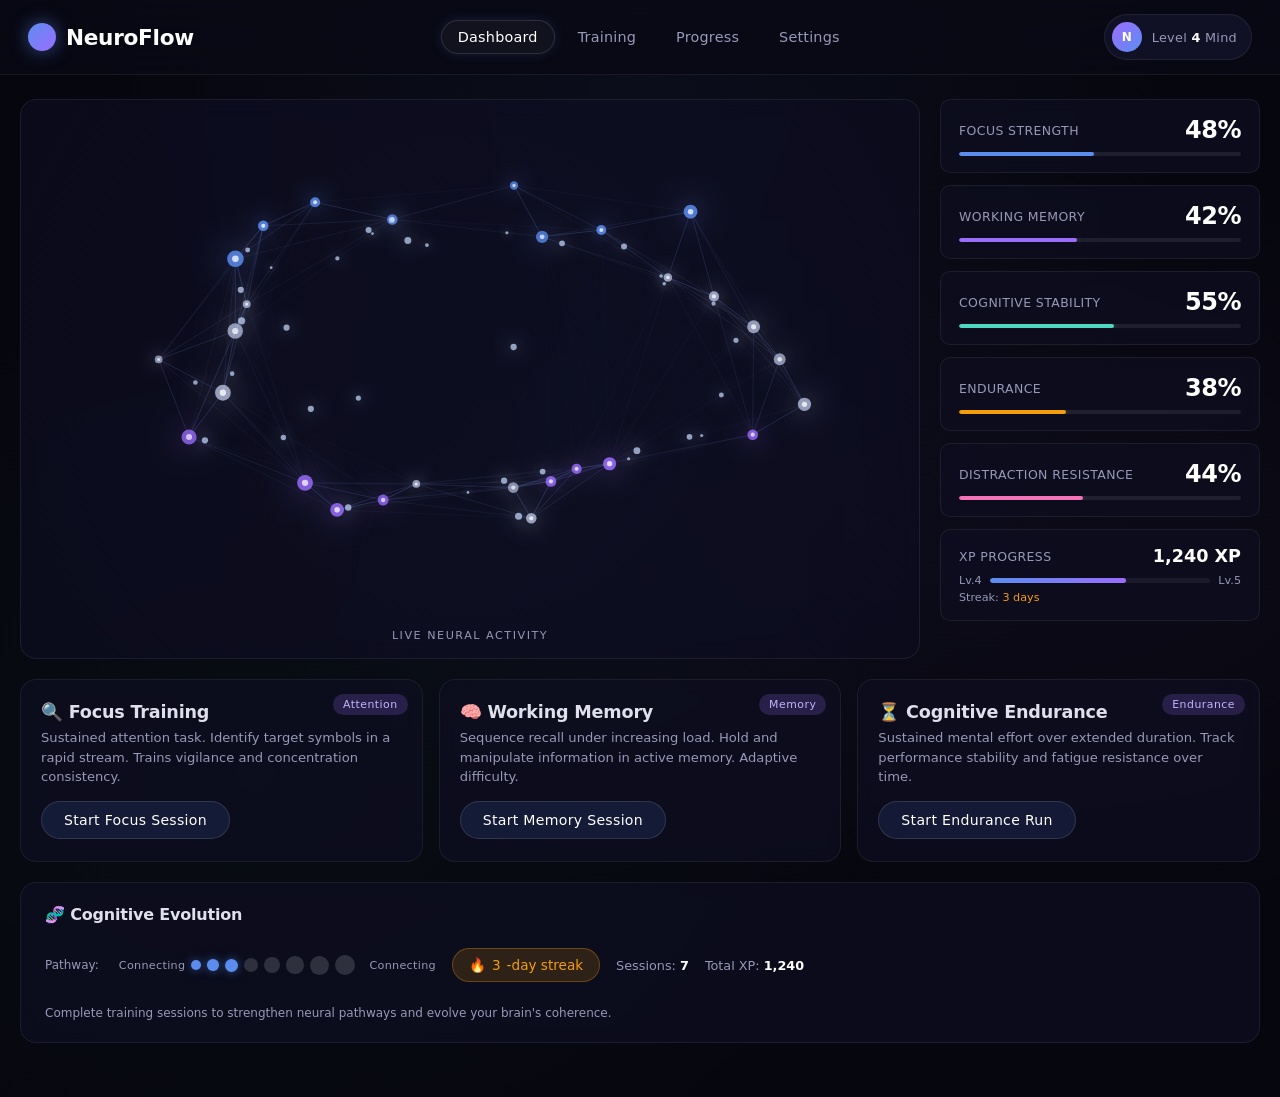
<file: Index.html>
<!DOCTYPE html>
<html lang="en">
<head>
    <meta charset="UTF-8">
    <meta name="viewport" content="width=device-width, initial-scale=1.0">
    <title>NeuroFlow — Cognitive Training Platform</title>
    <style>
        :root {
            --bg: #06060e;
            --surface: rgba(14, 14, 32, 0.75);
            --surface-light: rgba(22, 22, 48, 0.7);
            --blue: #5b8def;
            --blue-glow: rgba(91, 141, 239, 0.5);
            --purple: #9b6dff;
            --purple-glow: rgba(155, 109, 255, 0.45);
            --cyan: #4dd9c1;
            --cyan-glow: rgba(77, 217, 193, 0.4);
            --green: #4ade80;
            --red: #ef4444;
            --amber: #f59e0b;
            --text: #e0e0ec;
            --text-secondary: #9898b8;
            --border: rgba(255, 255, 255, 0.07);
            --border-glow: rgba(255, 255, 255, 0.12);
            --radius: 16px;
            --radius-sm: 10px;
            --font: 'Segoe UI', system-ui, -apple-system, sans-serif;
            --transition: 0.3s cubic-bezier(0.4, 0, 0.2, 1);
        }

        * {
            margin: 0;
            padding: 0;
            box-sizing: border-box;
        }

        body {
            background: var(--bg);
            color: var(--text);
            font-family: var(--font);
            min-height: 100vh;
            overflow-x: hidden;
            -webkit-font-smoothing: antialiased;
            background-image:
                radial-gradient(ellipse at 50% 0%, rgba(91, 141, 239, 0.06) 0%, transparent 60%),
                radial-gradient(ellipse at 80% 50%, rgba(155, 109, 255, 0.04) 0%, transparent 50%),
                radial-gradient(ellipse at 20% 70%, rgba(77, 217, 193, 0.03) 0%, transparent 45%);
        }

        /* NAVBAR */
        nav {
            position: sticky;
            top: 0;
            z-index: 100;
            display: flex;
            align-items: center;
            justify-content: space-between;
            padding: 14px 28px;
            background: rgba(10, 10, 22, 0.85);
            backdrop-filter: blur(24px);
            -webkit-backdrop-filter: blur(24px);
            border-bottom: 1px solid var(--border);
        }
        .nav-logo {
            display: flex;
            align-items: center;
            gap: 10px;
            font-size: 1.35rem;
            font-weight: 700;
            letter-spacing: -0.3px;
            color: #fff;
        }
        .nav-logo .logo-dot {
            width: 28px;
            height: 28px;
            border-radius: 50%;
            background: linear-gradient(135deg, var(--blue), var(--purple));
            box-shadow: 0 0 18px var(--blue-glow);
            animation: logoPulse 2.5s ease-in-out infinite;
        }
        @keyframes logoPulse {
            0%,
            100% {
                box-shadow: 0 0 18px var(--blue-glow);
            }
            50% {
                box-shadow: 0 0 32px var(--purple-glow), 0 0 48px var(--blue-glow);
            }
        }
        .nav-links {
            display: flex;
            gap: 6px;
            align-items: center;
        }
        .nav-links button {
            background: transparent;
            border: 1px solid transparent;
            color: var(--text-secondary);
            padding: 8px 16px;
            border-radius: 20px;
            cursor: pointer;
            font-size: 0.9rem;
            font-family: var(--font);
            transition: var(--transition);
            letter-spacing: 0.2px;
        }
        .nav-links button:hover,
        .nav-links button.active {
            color: #fff;
            border-color: var(--border-glow);
            background: rgba(255, 255, 255, 0.04);
            box-shadow: 0 0 12px rgba(91, 141, 239, 0.15);
        }
        .nav-profile {
            display: flex;
            align-items: center;
            gap: 10px;
            background: var(--surface-light);
            padding: 7px 14px 7px 7px;
            border-radius: 24px;
            border: 1px solid var(--border);
            cursor: pointer;
            transition: var(--transition);
        }
        .nav-profile:hover {
            border-color: var(--border-glow);
            box-shadow: 0 0 16px rgba(155, 109, 255, 0.2);
        }
        .nav-profile .avatar {
            width: 30px;
            height: 30px;
            border-radius: 50%;
            background: linear-gradient(135deg, var(--purple), var(--blue));
            display: flex;
            align-items: center;
            justify-content: center;
            font-size: 0.75rem;
            font-weight: 700;
            color: #fff;
        }
        .nav-profile .level-tag {
            font-size: 0.8rem;
            color: var(--text-secondary);
            letter-spacing: 0.3px;
        }
        .nav-profile .level-tag strong {
            color: #fff;
            font-weight: 600;
        }

        /* MAIN LAYOUT */
        .main-container {
            max-width: 1300px;
            margin: 0 auto;
            padding: 24px 20px 60px;
            display: grid;
            grid-template-columns: 1fr 320px;
            grid-template-rows: auto auto auto auto;
            gap: 20px;
        }
        @media (max-width: 1024px) {
            .main-container {
                grid-template-columns: 1fr;
                grid-template-rows: auto;
                max-width: 600px;
            }
        }
        .brain-section {
            grid-column: 1;
            grid-row: 1 / 3;
            display: flex;
            align-items: center;
            justify-content: center;
            background: var(--surface);
            border-radius: var(--radius);
            border: 1px solid var(--border);
            position: relative;
            min-height: 440px;
            overflow: hidden;
            backdrop-filter: blur(10px);
            -webkit-backdrop-filter: blur(10px);
        }
        @media (max-width: 1024px) {
            .brain-section {
                grid-column: 1;
                grid-row: auto;
                min-height: 340px;
            }
        }
        .brain-section canvas {
            display: block;
            width: 100%;
            height: 100%;
            object-fit: contain;
        }
        .brain-label {
            position: absolute;
            bottom: 16px;
            left: 50%;
            transform: translateX(-50%);
            font-size: 0.7rem;
            letter-spacing: 1.5px;
            text-transform: uppercase;
            color: var(--text-secondary);
            pointer-events: none;
        }
        .stats-panel {
            grid-column: 2;
            grid-row: 1 / 3;
            display: flex;
            flex-direction: column;
            gap: 12px;
        }
        @media (max-width: 1024px) {
            .stats-panel {
                grid-column: 1;
                grid-row: auto;
                flex-direction: row;
                flex-wrap: wrap;
                gap: 10px;
            }
            .stats-panel>* {
                flex: 1 1 140px;
                min-width: 130px;
            }
        }
        .stat-card {
            background: var(--surface);
            border: 1px solid var(--border);
            border-radius: var(--radius-sm);
            padding: 16px 18px;
            backdrop-filter: blur(8px);
            -webkit-backdrop-filter: blur(8px);
            transition: var(--transition);
        }
        .stat-card:hover {
            border-color: var(--border-glow);
            box-shadow: 0 0 20px rgba(91, 141, 239, 0.1);
        }
        .stat-card .stat-header {
            display: flex;
            justify-content: space-between;
            align-items: center;
            margin-bottom: 8px;
        }
        .stat-card .stat-name {
            font-size: 0.78rem;
            color: var(--text-secondary);
            letter-spacing: 0.4px;
            text-transform: uppercase;
        }
        .stat-card .stat-value {
            font-size: 1.5rem;
            font-weight: 700;
            color: #fff;
            letter-spacing: -0.5px;
        }
        .stat-card .stat-bar {
            height: 4px;
            border-radius: 2px;
            background: rgba(255, 255, 255, 0.08);
            margin-top: 6px;
            overflow: hidden;
        }
        .stat-card .stat-bar-fill {
            height: 100%;
            border-radius: 2px;
            transition: width 0.6s cubic-bezier(0.4, 0, 0.2, 1);
        }
        .fill-focus {
            background: var(--blue);
            box-shadow: 0 0 8px var(--blue-glow);
        }
        .fill-memory {
            background: var(--purple);
            box-shadow: 0 0 8px var(--purple-glow);
        }
        .fill-stability {
            background: var(--cyan);
            box-shadow: 0 0 8px var(--cyan-glow);
        }
        .fill-endurance {
            background: var(--amber);
            box-shadow: 0 0 8px rgba(245, 158, 11, 0.4);
        }
        .fill-resistance {
            background: #f472b6;
            box-shadow: 0 0 8px rgba(244, 114, 182, 0.4);
        }
        .xp-display {
            display: flex;
            align-items: center;
            gap: 8px;
            font-size: 0.85rem;
            color: var(--text-secondary);
            margin-top: 4px;
        }
        .xp-display .xp-bar-wrap {
            flex: 1;
            height: 5px;
            background: rgba(255, 255, 255, 0.06);
            border-radius: 3px;
            overflow: hidden;
        }
        .xp-display .xp-bar-fill {
            height: 100%;
            background: linear-gradient(90deg, var(--blue), var(--purple));
            border-radius: 3px;
            transition: width 0.5s ease;
        }

        /* TRAINING SECTION */
        .training-section {
            grid-column: 1 / -1;
            display: flex;
            gap: 16px;
            flex-wrap: wrap;
        }
        @media (max-width: 1024px) {
            .training-section {
                grid-column: 1;
            }
        }
        .training-card {
            flex: 1 1 280px;
            min-width: 260px;
            background: var(--surface);
            border: 1px solid var(--border);
            border-radius: var(--radius);
            padding: 22px 20px;
            backdrop-filter: blur(8px);
            -webkit-backdrop-filter: blur(8px);
            transition: var(--transition);
            cursor: default;
            position: relative;
            overflow: hidden;
        }
        .training-card:hover {
            border-color: var(--border-glow);
            box-shadow: 0 8px 28px rgba(0, 0, 0, 0.5), 0 0 24px rgba(91, 141, 239, 0.08);
        }
        .training-card h3 {
            font-size: 1.1rem;
            font-weight: 600;
            margin-bottom: 6px;
            letter-spacing: -0.2px;
        }
        .training-card p {
            font-size: 0.82rem;
            color: var(--text-secondary);
            line-height: 1.5;
            margin-bottom: 14px;
        }
        .training-card .btn {
            display: inline-block;
            padding: 10px 22px;
            border-radius: 22px;
            border: 1px solid var(--border-glow);
            background: rgba(91, 141, 239, 0.12);
            color: #fff;
            cursor: pointer;
            font-family: var(--font);
            font-size: 0.88rem;
            font-weight: 500;
            letter-spacing: 0.3px;
            transition: var(--transition);
            text-align: center;
        }
        .training-card .btn:hover {
            background: rgba(91, 141, 239, 0.25);
            box-shadow: 0 0 22px var(--blue-glow);
            border-color: rgba(255, 255, 255, 0.25);
        }
        .training-card .btn.running {
            background: rgba(239, 68, 68, 0.2);
            border-color: rgba(239, 68, 68, 0.4);
            animation: btnWarn 1.5s ease-in-out infinite;
        }
        @keyframes btnWarn {
            0%,
            100% {
                box-shadow: 0 0 8px rgba(239, 68, 68, 0.2);
            }
            50% {
                box-shadow: 0 0 20px rgba(239, 68, 68, 0.45);
            }
        }
        .training-card .badge {
            position: absolute;
            top: 14px;
            right: 14px;
            font-size: 0.68rem;
            padding: 4px 10px;
            border-radius: 12px;
            background: rgba(155, 109, 255, 0.2);
            color: #c4b5fd;
            letter-spacing: 0.5px;
        }

        /* TRAINING AREA (active overlay) */
        .training-active-overlay {
            display: none;
            position: fixed;
            inset: 0;
            z-index: 200;
            background: rgba(6, 6, 14, 0.92);
            backdrop-filter: blur(6px);
            -webkit-backdrop-filter: blur(6px);
            flex-direction: column;
            align-items: center;
            justify-content: center;
            gap: 20px;
        }
        .training-active-overlay.open {
            display: flex;
        }
        .training-active-overlay .close-btn {
            position: absolute;
            top: 20px;
            right: 28px;
            background: var(--surface);
            border: 1px solid var(--border);
            color: #fff;
            width: 40px;
            height: 40px;
            border-radius: 50%;
            cursor: pointer;
            font-size: 1.2rem;
            transition: var(--transition);
            z-index: 10;
        }
        .training-active-overlay .close-btn:hover {
            border-color: #fff;
            box-shadow: 0 0 16px rgba(255, 255, 255, 0.2);
        }
        .training-active-overlay .task-display {
            font-size: 6rem;
            text-align: center;
            transition: transform 0.1s ease;
            user-select: none;
            cursor: pointer;
            min-width: 180px;
            min-height: 180px;
            display: flex;
            align-items: center;
            justify-content: center;
            border-radius: 50%;
            background: rgba(255, 255, 255, 0.02);
            border: 2px solid rgba(255, 255, 255, 0.06);
            position: relative;
        }
        .training-active-overlay .task-display.target-match {
            border-color: var(--green);
            box-shadow: 0 0 40px rgba(74, 222, 128, 0.5);
            animation: correctPulse 0.4s ease-out;
        }
        @keyframes correctPulse {
            0% {
                transform: scale(1);
            }
            50% {
                transform: scale(1.08);
            }
            100% {
                transform: scale(1);
            }
        }
        .training-active-overlay .task-display.wrong {
            border-color: var(--red);
            box-shadow: 0 0 30px rgba(239, 68, 68, 0.5);
            animation: shake 0.4s ease;
        }
        @keyframes shake {
            0%,
            100% {
                transform: translateX(0);
            }
            25% {
                transform: translateX(-8px);
            }
            50% {
                transform: translateX(8px);
            }
            75% {
                transform: translateX(-5px);
            }
        }
        .training-active-overlay .target-indicator {
            font-size: 0.9rem;
            letter-spacing: 1px;
            color: var(--text-secondary);
            text-transform: uppercase;
        }
        .training-active-overlay .target-indicator span {
            font-size: 2rem;
            display: inline-block;
            margin: 0 6px;
            color: #fff;
            vertical-align: middle;
        }
        .training-active-overlay .score-live {
            font-size: 1rem;
            color: var(--cyan);
            letter-spacing: 0.5px;
        }
        .distraction-popup {
            position: fixed;
            z-index: 210;
            padding: 10px 16px;
            background: rgba(30, 30, 50, 0.9);
            border: 1px solid rgba(255, 255, 255, 0.15);
            border-radius: 20px;
            color: #fff;
            font-size: 0.8rem;
            pointer-events: none;
            animation: distractSlide 2.5s ease-in-out forwards;
            box-shadow: 0 4px 20px rgba(0, 0, 0, 0.6);
        }
        @keyframes distractSlide {
            0% {
                opacity: 0;
                transform: translateX(120px) scale(0.9);
            }
            20% {
                opacity: 1;
                transform: translateX(0) scale(1);
            }
            75% {
                opacity: 1;
                transform: translateX(0) scale(1);
            }
            100% {
                opacity: 0;
                transform: translateX(-80px) scale(0.85);
            }
        }
        .distraction-particle {
            position: fixed;
            z-index: 209;
            width: 8px;
            height: 8px;
            border-radius: 50%;
            pointer-events: none;
            animation: particleDrift 3s ease-in-out forwards;
        }
        @keyframes particleDrift {
            0% {
                opacity: 0;
                transform: translate(0, 0) scale(0);
            }
            30% {
                opacity: 0.8;
                transform: translate(40px, -60px) scale(1.2);
            }
            100% {
                opacity: 0;
                transform: translate(-30px, -180px) scale(0.3);
            }
        }

        /* MEMORY TRAINING */
        .memory-sequence-display {
            font-size: 3.5rem;
            font-weight: 700;
            letter-spacing: 6px;
            color: #fff;
            text-align: center;
            min-height: 80px;
            display: flex;
            align-items: center;
            justify-content: center;
            gap: 16px;
        }
        .memory-sequence-display .mem-digit {
            display: inline-block;
            animation: memPopIn 0.35s ease-out;
        }
        @keyframes memPopIn {
            0% {
                transform: scale(0.3);
                opacity: 0;
            }
            60% {
                transform: scale(1.15);
            }
            100% {
                transform: scale(1);
                opacity: 1;
            }
        }
        .memory-input-grid {
            display: grid;
            grid-template-columns: repeat(5, 1fr);
            gap: 10px;
            max-width: 320px;
        }
        .memory-input-grid button {
            padding: 16px;
            font-size: 1.2rem;
            border-radius: 14px;
            border: 1px solid var(--border);
            background: var(--surface-light);
            color: #fff;
            cursor: pointer;
            font-family: var(--font);
            transition: var(--transition);
        }
        .memory-input-grid button:hover {
            border-color: #fff;
            box-shadow: 0 0 16px var(--blue-glow);
            background: rgba(91, 141, 239, 0.2);
        }
        .memory-input-grid button.wrong-press {
            background: rgba(239, 68, 68, 0.3);
            border-color: var(--red);
            animation: shake 0.35s ease;
        }

        /* SESSION ANALYSIS */
        .analysis-overlay {
            display: none;
            position: fixed;
            inset: 0;
            z-index: 250;
            background: rgba(6, 6, 14, 0.94);
            backdrop-filter: blur(10px);
            -webkit-backdrop-filter: blur(10px);
            flex-direction: column;
            align-items: center;
            justify-content: center;
            gap: 20px;
            padding: 30px;
        }
        .analysis-overlay.open {
            display: flex;
        }
        .analysis-card {
            background: var(--surface);
            border: 1px solid var(--border);
            border-radius: var(--radius);
            padding: 28px 24px;
            max-width: 550px;
            width: 100%;
            text-align: center;
            backdrop-filter: blur(10px);
            -webkit-backdrop-filter: blur(10px);
        }
        .analysis-card h2 {
            font-size: 1.5rem;
            margin-bottom: 16px;
            letter-spacing: -0.3px;
        }
        .analysis-metrics {
            display: grid;
            grid-template-columns: 1fr 1fr;
            gap: 10px;
            text-align: left;
            margin-bottom: 18px;
        }
        .analysis-metrics .metric-row {
            display: flex;
            justify-content: space-between;
            padding: 8px 12px;
            background: rgba(255, 255, 255, 0.02);
            border-radius: 8px;
            font-size: 0.85rem;
        }
        .analysis-metrics .metric-row .val {
            font-weight: 600;
            color: #fff;
        }
        .insight-card {
            background: rgba(91, 141, 239, 0.06);
            border: 1px solid rgba(255, 255, 255, 0.06);
            border-radius: 10px;
            padding: 12px 16px;
            margin-top: 8px;
            font-size: 0.82rem;
            color: var(--text-secondary);
            text-align: left;
            line-height: 1.5;
        }
        .insight-card::before {
            content: '✦ ';
            color: var(--cyan);
        }
        .analysis-card .btn {
            margin-top: 16px;
        }

        /* PROGRESS SECTION */
        .progress-section {
            grid-column: 1 / -1;
            background: var(--surface);
            border: 1px solid var(--border);
            border-radius: var(--radius);
            padding: 22px 24px;
            backdrop-filter: blur(8px);
            -webkit-backdrop-filter: blur(8px);
            display: flex;
            gap: 20px;
            flex-wrap: wrap;
            align-items: center;
        }
        @media (max-width: 1024px) {
            .progress-section {
                grid-column: 1;
            }
        }
        .progress-section h3 {
            font-size: 1rem;
            letter-spacing: -0.2px;
            width: 100%;
            margin-bottom: 4px;
        }
        .evo-stage {
            display: flex;
            gap: 6px;
            align-items: center;
        }
        .evo-dot {
            width: 14px;
            height: 14px;
            border-radius: 50%;
            background: rgba(255, 255, 255, 0.15);
            transition: var(--transition);
        }
        .evo-dot.unlocked {
            background: var(--blue);
            box-shadow: 0 0 10px var(--blue-glow);
        }
        .streak-badge {
            display: inline-flex;
            align-items: center;
            gap: 6px;
            padding: 8px 16px;
            border-radius: 20px;
            background: rgba(245, 158, 11, 0.15);
            border: 1px solid rgba(245, 158, 11, 0.3);
            font-size: 0.85rem;
            color: var(--amber);
        }

        /* MISC */
        .hidden {
            display: none !important;
        }
        .text-glow {
            text-shadow: 0 0 20px var(--blue-glow);
        }
        .fade-in {
            animation: fadeIn 0.5s ease-out;
        }
        @keyframes fadeIn {
            from {
                opacity: 0;
                transform: translateY(8px);
            }
            to {
                opacity: 1;
                transform: translateY(0);
            }
        }

        /* Scrollbar */
        ::-webkit-scrollbar {
            width: 5px;
        }
        ::-webkit-scrollbar-track {
            background: transparent;
        }
        ::-webkit-scrollbar-thumb {
            background: rgba(255, 255, 255, 0.1);
            border-radius: 3px;
        }

        /* Toast */
        .toast {
            position: fixed;
            bottom: 30px;
            left: 50%;
            transform: translateX(-50%);
            z-index: 300;
            padding: 12px 24px;
            border-radius: 24px;
            background: var(--surface);
            border: 1px solid var(--border-glow);
            color: #fff;
            font-size: 0.9rem;
            letter-spacing: 0.3px;
            animation: toastIn 0.5s ease-out, toastOut 0.5s 2s ease-in forwards;
            pointer-events: none;
            box-shadow: 0 8px 30px rgba(0, 0, 0, 0.6);
        }
        @keyframes toastIn {
            from {
                opacity: 0;
                transform: translateX(-50%) translateY(20px);
            }
            to {
                opacity: 1;
                transform: translateX(-50%) translateY(0);
            }
        }
        @keyframes toastOut {
            from {
                opacity: 1;
            }
            to {
                opacity: 0;
                transform: translateX(-50%) translateY(-10px);
            }
        }
    </style>
</head>
<body>

    <!-- NAVBAR -->
    <nav>
        <div class="nav-logo">
            <div class="logo-dot"></div>
            NeuroFlow
        </div>
        <div class="nav-links">
            <button class="active" data-nav="dashboard">Dashboard</button>
            <button data-nav="training">Training</button>
            <button data-nav="progress">Progress</button>
            <button data-nav="settings">Settings</button>
        </div>
        <div class="nav-profile" id="navProfile">
            <div class="avatar">N</div>
            <span class="level-tag">Level <strong id="navLevel">4</strong> Mind</span>
        </div>
    </nav>

    <!-- MAIN CONTAINER -->
    <div class="main-container" id="mainContainer">

        <!-- BRAIN VISUALIZATION -->
        <section class="brain-section" id="brainSection">
            <canvas id="brainCanvas"></canvas>
            <div class="brain-label">Live Neural Activity</div>
        </section>

        <!-- STATS PANEL -->
        <aside class="stats-panel" id="statsPanel">
            <div class="stat-card fade-in">
                <div class="stat-header"><span class="stat-name">Focus Strength</span><span class="stat-value" id="statFocus">48%</span></div>
                <div class="stat-bar"><div class="stat-bar-fill fill-focus" id="barFocus" style="width:48%"></div></div>
            </div>
            <div class="stat-card fade-in">
                <div class="stat-header"><span class="stat-name">Working Memory</span><span class="stat-value" id="statMemory">42%</span></div>
                <div class="stat-bar"><div class="stat-bar-fill fill-memory" id="barMemory" style="width:42%"></div></div>
            </div>
            <div class="stat-card fade-in">
                <div class="stat-header"><span class="stat-name">Cognitive Stability</span><span class="stat-value" id="statStability">55%</span></div>
                <div class="stat-bar"><div class="stat-bar-fill fill-stability" id="barStability" style="width:55%"></div></div>
            </div>
            <div class="stat-card fade-in">
                <div class="stat-header"><span class="stat-name">Endurance</span><span class="stat-value" id="statEndurance">38%</span></div>
                <div class="stat-bar"><div class="stat-bar-fill fill-endurance" id="barEndurance" style="width:38%"></div></div>
            </div>
            <div class="stat-card fade-in">
                <div class="stat-header"><span class="stat-name">Distraction Resistance</span><span class="stat-value" id="statResistance">44%</span></div>
                <div class="stat-bar"><div class="stat-bar-fill fill-resistance" id="barResistance" style="width:44%"></div></div>
            </div>
            <div class="stat-card fade-in">
                <div style="display:flex;justify-content:space-between;align-items:center;">
                    <span style="font-size:0.78rem;color:var(--text-secondary);text-transform:uppercase;letter-spacing:0.4px;">XP Progress</span>
                    <span style="font-weight:700;color:#fff;font-size:1.1rem;" id="xpTotal">1,240 XP</span>
                </div>
                <div class="xp-display" style="margin-top:8px;">
                    <span style="font-size:0.7rem;">Lv.<span id="lvDisplay">4</span></span>
                    <div class="xp-bar-wrap"><div class="xp-bar-fill" id="xpBarFill" style="width:62%"></div></div>
                    <span style="font-size:0.7rem;">Lv.<span id="lvNext">5</span></span>
                </div>
                <div style="font-size:0.7rem;color:var(--text-secondary);margin-top:4px;">Streak: <span id="streakDisplay" style="color:var(--amber);">3 days</span></div>
            </div>
        </aside>

        <!-- TRAINING SECTION -->
        <section class="training-section" id="trainingSection">
            <div class="training-card" id="cardFocus">
                <span class="badge">Attention</span>
                <h3>🔍 Focus Training</h3>
                <p>Sustained attention task. Identify target symbols in a rapid stream. Trains vigilance and concentration consistency.</p>
                <button class="btn" id="btnFocus" onclick="startFocusTraining()">Start Focus Session</button>
            </div>
            <div class="training-card" id="cardMemory">
                <span class="badge">Memory</span>
                <h3>🧠 Working Memory</h3>
                <p>Sequence recall under increasing load. Hold and manipulate information in active memory. Adaptive difficulty.</p>
                <button class="btn" id="btnMemory" onclick="startMemoryTraining()">Start Memory Session</button>
            </div>
            <div class="training-card" id="cardEndurance">
                <span class="badge">Endurance</span>
                <h3>⏳ Cognitive Endurance</h3>
                <p>Sustained mental effort over extended duration. Track performance stability and fatigue resistance over time.</p>
                <button class="btn" id="btnEndurance" onclick="startEnduranceTraining()">Start Endurance Run</button>
            </div>
        </section>

        <!-- PROGRESS SECTION -->
        <section class="progress-section" id="progressSection">
            <h3>🧬 Cognitive Evolution</h3>
            <div style="display:flex;align-items:center;gap:16px;flex-wrap:wrap;">
                <div class="evo-stage" id="evoStages">
                    <span style="font-size:0.75rem;color:var(--text-secondary);margin-right:6px;">Pathway:</span>
                </div>
                <div class="streak-badge" id="streakBadge">🔥 <span id="streakDays">3</span>-day streak</div>
                <span style="font-size:0.8rem;color:var(--text-secondary);">Sessions: <strong id="sessionCount" style="color:#fff;">7</strong></span>
                <span style="font-size:0.8rem;color:var(--text-secondary);">Total XP: <strong id="totalXPEvo" style="color:#fff;">1,240</strong></span>
            </div>
            <div style="font-size:0.75rem;color:var(--text-secondary);margin-top:4px;width:100%;">Complete training sessions to strengthen neural pathways and evolve your brain's coherence.</div>
        </section>
    </div>

    <!-- TRAINING OVERLAY (Focus / Endurance) -->
    <div class="training-active-overlay" id="trainingOverlay">
        <button class="close-btn" onclick="stopTraining()">✕</button>
        <div class="target-indicator" id="targetIndicator">Click when you see: <span id="targetSymbol">▲</span></div>
        <div class="task-display" id="taskDisplay">●</div>
        <div class="score-live" id="scoreLive">Score: 0 | Hits: 0 | Miss: 0</div>
    </div>

    <!-- MEMORY TRAINING OVERLAY -->
    <div class="training-active-overlay" id="memoryOverlay">
        <button class="close-btn" onclick="stopMemoryTraining()">✕</button>
        <div class="target-indicator" id="memPhaseLabel">Memorize the sequence</div>
        <div class="memory-sequence-display" id="memSequenceDisplay"></div>
        <div class="memory-input-grid hidden" id="memInputGrid"></div>
        <div class="score-live" id="memScoreLive">Round: 0 | Correct: 0</div>
        <button class="btn hidden" id="memSubmitBtn" onclick="submitMemoryRecall()">Submit Recall</button>
    </div>

    <!-- ANALYSIS OVERLAY -->
    <div class="analysis-overlay" id="analysisOverlay">
        <div class="analysis-card" id="analysisCard"></div>
        <button class="btn" onclick="closeAnalysis()" style="background:rgba(91,141,239,0.2);border:1px solid var(--border-glow);color:#fff;padding:10px 28px;border-radius:22px;cursor:pointer;font-family:var(--font);">Continue</button>
    </div>

    <script>
        (function() {
            // ──────────────────────────────────────
            // GLOBAL STATE
            // ──────────────────────────────────────
            const state = {
                level: 4,
                xp: 1240,
                xpToNext: 2000,
                streak: 3,
                totalSessions: 7,
                cognitiveMetrics: {
                    focus: 48,
                    memory: 42,
                    stability: 55,
                    endurance: 38,
                    resistance: 44,
                },
                baselineMetrics: {
                    focus: 40,
                    memory: 35,
                    stability: 45,
                    endurance: 32,
                    resistance: 38,
                },
                evolutionStage: 2, // 0-7
                trainingActive: false,
                trainingType: null,
                // Focus training state
                focusTarget: null,
                focusSymbols: ['▲', '●', '■', '✦', '◆', '⬟', '⬢', '◈'],
                focusCurrentSymbol: null,
                focusScore: 0,
                focusHits: 0,
                focusMisses: 0,
                focusFalseAlarms: 0,
                focusTotalTargets: 0,
                focusIntervalId: null,
                focusSpeed: 1200,
                focusRound: 0,
                focusPerformanceWindows: [],
                // Memory training state
                memorySequence: [],
                memoryUserInput: [],
                memoryRound: 0,
                memoryCorrect: 0,
                memorySeqLength: 3,
                memoryPhase: 'observe',
                // Endurance
                enduranceStartTime: null,
                endurancePerformanceLog: [],
                // Distraction tracking
                distractionsShown: 0,
                distractionsResisted: 0,
                distractionActive: false,
            };

            // Load saved state
            function loadState() {
                try {
                    const saved = localStorage.getItem('neuroflow_state');
                    if (saved) {
                        const s = JSON.parse(saved);
                        state.level = s.level || 4;
                        state.xp = s.xp || 1240;
                        state.streak = s.streak || 3;
                        state.totalSessions = s.totalSessions || 7;
                        state.baselineMetrics = s.baselineMetrics || { focus: 40, memory: 35, stability: 45,
                            endurance: 32, resistance: 38 };
                        state.evolutionStage = s.evolutionStage || 2;
                        state.cognitiveMetrics = { ...state.baselineMetrics };
                        // bump metrics slightly based on baseline
                        Object.keys(state.cognitiveMetrics).forEach(k => {
                            state.cognitiveMetrics[k] = Math.min(100, state.baselineMetrics[k] + Math.floor(
                                Math.random() * 12));
                        });
                    }
                } catch (e) { /* ignore */ }
                updateXPDisplay();
                updateAllStatDisplays();
                updateEvolutionDisplay();
            }

            function saveState() {
                try {
                    localStorage.setItem('neuroflow_state', JSON.stringify({
                        level: state.level,
                        xp: state.xp,
                        streak: state.streak,
                        totalSessions: state.totalSessions,
                        baselineMetrics: state.baselineMetrics,
                        evolutionStage: state.evolutionStage,
                    }));
                } catch (e) { /* ignore */ }
            }

            // ──────────────────────────────────────
            // BRAIN VISUALIZATION
            // ──────────────────────────────────────
            const brainCanvas = document.getElementById('brainCanvas');
            const brainCtx = brainCanvas.getContext('2d');
            let brainNodes = [];
            let brainConnections = [];
            let brainParticles = [];
            let brainAnimId;

            function initBrainNodes() {
                const w = brainCanvas.width || 600;
                const h = brainCanvas.height || 440;
                const cx = w / 2;
                const cy = h / 2;
                brainNodes = [];
                // Generate brain-shaped node positions
                const numNodes = 28;
                for (let i = 0; i < numNodes; i++) {
                    const angle = (i / numNodes) * Math.PI * 2 - Math.PI / 2;
                    const distFactor = 0.55 + Math.random() * 0.4;
                    // Brain shape: wider at top, narrower at bottom, slight midline
                    let rx = Math.cos(angle) * (w * 0.38) * distFactor;
                    let ry = Math.sin(angle) * (h * 0.4) * distFactor;
                    // Pinch at bottom (brainstem area)
                    if (ry > cy * 0.35) {
                        rx *= 0.55;
                    }
                    // Add hemispheric offset
                    if (rx < 0) rx -= w * 0.03;
                    if (rx > 0) rx += w * 0.03;
                    // Slight midline gap
                    if (Math.abs(rx) < w * 0.04) rx *= 1.6;
                    const x = cx + rx;
                    const y = cy + ry;
                    // Functional region tagging
                    let region = 'general';
                    if (y < cy - h * 0.18) region = 'frontal'; // focus
                    if (y > cy + h * 0.1 && Math.abs(rx) > w * 0.08) region = 'temporal'; // memory
                    if (Math.abs(rx) < w * 0.06 && Math.abs(ry) < h * 0.2) region = 'core'; // stability
                    brainNodes.push({
                        x,
                        y,
                        baseX: x,
                        baseY: y,
                        region,
                        radius: 3 + Math.random() * 4,
                        glow: 0.3 + Math.random() * 0.5,
                        phase: Math.random() * Math.PI * 2,
                        pulseSpeed: 0.015 + Math.random() * 0.03,
                    });
                }
                // Build connections
                brainConnections = [];
                for (let i = 0; i < brainNodes.length; i++) {
                    for (let j = i + 1; j < brainNodes.length; j++) {
                        const dx = brainNodes[i].x - brainNodes[j].x;
                        const dy = brainNodes[i].y - brainNodes[j].y;
                        const dist = Math.sqrt(dx * dx + dy * dy);
                        const maxDist = w * 0.35;
                        if (dist < maxDist) {
                            brainConnections.push({
                                from: i,
                                to: j,
                                strength: 1 - dist / maxDist,
                                baseStrength: 1 - dist / maxDist,
                            });
                        }
                    }
                }
                // Initialize particles
                brainParticles = [];
                for (let i = 0; i < 35; i++) {
                    spawnBrainParticle();
                }
            }

            function spawnBrainParticle() {
                if (brainConnections.length === 0) return;
                const conn = brainConnections[Math.floor(Math.random() * brainConnections.length)];
                brainParticles.push({
                    connIndex: brainConnections.indexOf(conn),
                    t: Math.random(),
                    speed: 0.003 + Math.random() * 0.012,
                    size: 1.2 + Math.random() * 2.5,
                });
            }

            function resizeBrainCanvas() {
                const section = document.getElementById('brainSection');
                const rect = section.getBoundingClientRect();
                const dpr = Math.min(window.devicePixelRatio || 1, 2);
                const w = rect.width;
                const h = Math.max(rect.height, 380);
                brainCanvas.width = w * dpr;
                brainCanvas.height = h * dpr;
                brainCanvas.style.width = w + 'px';
                brainCanvas.style.height = h + 'px';
                brainCtx.setTransform(1, 0, 0, 1, 0, 0);
                brainCtx.scale(dpr, dpr);
                return { w, h };
            }

            function getCognitiveInfluence() {
                const m = state.cognitiveMetrics;
                const b = state.baselineMetrics;
                // Blend session metrics with baseline
                const blend = 0.55; // session weight
                return {
                    focus: m.focus * blend + b.focus * (1 - blend),
                    memory: m.memory * blend + b.memory * (1 - blend),
                    stability: m.stability * blend + b.stability * (1 - blend),
                    endurance: m.endurance * blend + b.endurance * (1 - blend),
                    resistance: m.resistance * blend + b.resistance * (1 - blend),
                };
            }

            function renderBrain(timestamp) {
                const { w, h } = resizeBrainCanvas();
                if (brainNodes.length === 0) initBrainNodes();
                const ctx = brainCtx;
                const influence = getCognitiveInfluence();
                const focusFactor = influence.focus / 100;
                const memoryFactor = influence.memory / 100;
                const stabilityFactor = influence.stability / 100;
                const enduranceFactor = influence.endurance / 100;
                const resistanceFactor = influence.resistance / 100;
                const overallHealth = (focusFactor + memoryFactor + stabilityFactor + enduranceFactor + resistanceFactor) /
                    5;

                ctx.clearRect(0, 0, w, h);

                // Subtle background glow
                const bgGlow = ctx.createRadialGradient(w / 2, h / 2, w * 0.1, w / 2, h / 2, w * 0.7);
                bgGlow.addColorStop(0, `rgba(91,141,239,${0.04 * overallHealth})`);
                bgGlow.addColorStop(0.5, `rgba(155,109,255,${0.02 * overallHealth})`);
                bgGlow.addColorStop(1, 'rgba(6,6,14,0)');
                ctx.fillStyle = bgGlow;
                ctx.fillRect(0, 0, w, h);

                // Update node positions with subtle jitter (stability affects jitter)
                const jitterAmount = (1 - stabilityFactor) * 3.5;
                brainNodes.forEach(node => {
                    node.x = node.baseX + (Math.sin(timestamp * 0.002 + node.phase) * jitterAmount);
                    node.y = node.baseY + (Math.cos(timestamp * 0.0025 + node.phase) * jitterAmount);
                    node.glow = 0.25 + overallHealth * 0.7 + Math.sin(timestamp * node.pulseSpeed + node.phase) *
                        0.15;
                });

                // Draw connections
                brainConnections.forEach(conn => {
                    const from = brainNodes[conn.from];
                    const to = brainNodes[conn.to];
                    const effectiveStrength = conn.baseStrength * overallHealth;
                    if (effectiveStrength < 0.08) return;
                    const alpha = effectiveStrength * 0.7;
                    ctx.beginPath();
                    ctx.moveTo(from.x, from.y);
                    ctx.lineTo(to.x, to.y);
                    ctx.strokeStyle = `rgba(140,170,255,${alpha})`;
                    ctx.lineWidth = effectiveStrength * 2.2;
                    ctx.shadowBlur = effectiveStrength * 14;
                    ctx.shadowColor = `rgba(120,155,255,${alpha})`;
                    ctx.stroke();
                    ctx.shadowBlur = 0;
                });

                // Draw nodes
                brainNodes.forEach(node => {
                    const r = node.radius * (0.8 + node.glow * 0.7);
                    let color;
                    switch (node.region) {
                        case 'frontal':
                            color = `rgba(91,141,239,${0.6 + node.glow * 0.4})`;
                            break;
                        case 'temporal':
                            color = `rgba(155,109,255,${0.6 + node.glow * 0.4})`;
                            break;
                        case 'core':
                            color = `rgba(77,217,193,${0.6 + node.glow * 0.4})`;
                            break;
                        default:
                            color = `rgba(180,190,220,${0.55 + node.glow * 0.4})`;
                    }
                    ctx.beginPath();
                    ctx.arc(node.x, node.y, r, 0, Math.PI * 2);
                    ctx.fillStyle = color;
                    ctx.shadowBlur = r * 4;
                    ctx.shadowColor = color;
                    ctx.fill();
                    ctx.shadowBlur = 0;
                    // Inner bright spot
                    ctx.beginPath();
                    ctx.arc(node.x, node.y, r * 0.4, 0, Math.PI * 2);
                    ctx.fillStyle = `rgba(255,255,255,${0.5 + node.glow * 0.4})`;
                    ctx.fill();
                });

                // Draw particles
                brainParticles.forEach((p, i) => {
                    if (p.connIndex >= brainConnections.length) {
                        brainParticles.splice(i, 1);
                        spawnBrainParticle();
                        return;
                    }
                    const conn = brainConnections[p.connIndex];
                    const from = brainNodes[conn.from];
                    const to = brainNodes[conn.to];
                    p.t += p.speed * (0.6 + overallHealth * 0.8);
                    if (p.t > 1) {
                        p.t = 0;
                        p.connIndex = Math.floor(Math.random() * brainConnections.length);
                    }
                    const x = from.x + (to.x - from.x) * p.t;
                    const y = from.y + (to.y - from.y) * p.t;
                    ctx.beginPath();
                    ctx.arc(x, y, p.size, 0, Math.PI * 2);
                    ctx.fillStyle = `rgba(200,220,255,${0.5 + overallHealth * 0.5})`;
                    ctx.shadowBlur = p.size * 5;
                    ctx.shadowColor = 'rgba(180,200,255,0.8)';
                    ctx.fill();
                    ctx.shadowBlur = 0;
                });

                // Ensure particle count
                while (brainParticles.length < 30 + Math.floor(overallHealth * 15)) {
                    spawnBrainParticle();
                }
                while (brainParticles.length > 50) {
                    brainParticles.pop();
                }

                brainAnimId = requestAnimationFrame(renderBrain);
            }

            // ──────────────────────────────────────
            // UI UPDATES
            // ──────────────────────────────────────
            function updateAllStatDisplays() {
                const m = state.cognitiveMetrics;
                document.getElementById('statFocus').textContent = Math.round(m.focus) + '%';
                document.getElementById('statMemory').textContent = Math.round(m.memory) + '%';
                document.getElementById('statStability').textContent = Math.round(m.stability) + '%';
                document.getElementById('statEndurance').textContent = Math.round(m.endurance) + '%';
                document.getElementById('statResistance').textContent = Math.round(m.resistance) + '%';
                document.getElementById('barFocus').style.width = Math.round(m.focus) + '%';
                document.getElementById('barMemory').style.width = Math.round(m.memory) + '%';
                document.getElementById('barStability').style.width = Math.round(m.stability) + '%';
                document.getElementById('barEndurance').style.width = Math.round(m.endurance) + '%';
                document.getElementById('barResistance').style.width = Math.round(m.resistance) + '%';
            }

            function updateXPDisplay() {
                document.getElementById('xpTotal').textContent = state.xp.toLocaleString() + ' XP';
                document.getElementById('navLevel').textContent = state.level;
                document.getElementById('lvDisplay').textContent = state.level;
                document.getElementById('lvNext').textContent = state.level + 1;
                const progress = Math.min(100, (state.xp % 2000) / 2000 * 100);
                document.getElementById('xpBarFill').style.width = progress + '%';
                document.getElementById('streakDisplay').textContent = state.streak + ' days';
                document.getElementById('streakDays').textContent = state.streak;
                document.getElementById('sessionCount').textContent = state.totalSessions;
                document.getElementById('totalXPEvo').textContent = state.xp.toLocaleString();
            }

            function updateEvolutionDisplay() {
                const container = document.getElementById('evoStages');
                // Clear existing dots
                const existingDots = container.querySelectorAll('.evo-dot');
                existingDots.forEach(d => d.remove());
                const stages = ['Fragmented', 'Awakening', 'Connecting', 'Coherent', 'Resilient', 'Flowing', 'Harmonic',
                    'Transcendent'
                ];
                for (let i = 0; i < stages.length; i++) {
                    const dot = document.createElement('span');
                    dot.className = 'evo-dot' + (i <= state.evolutionStage ? ' unlocked' : '');
                    dot.title = stages[i];
                    dot.style.width = (10 + i * 1.5) + 'px';
                    dot.style.height = (10 + i * 1.5) + 'px';
                    container.appendChild(dot);
                }
                const label = document.createElement('span');
                label.style.cssText =
                    'font-size:0.7rem;color:var(--text-secondary);margin-left:8px;letter-spacing:0.3px;';
                label.textContent = stages[Math.min(state.evolutionStage, stages.length - 1)];
                // Remove old label
                const oldLabel = container.querySelector('span:last-child');
                if (oldLabel && oldLabel.style.fontSize === '0.7rem') oldLabel.remove();
                container.appendChild(label);
            }

            function awardXP(amount) {
                state.xp += amount;
                const newLevel = Math.floor(state.xp / 2000) + 1;
                if (newLevel > state.level) {
                    state.level = newLevel;
                    showToast('⬆ Level Up! You reached Level ' + state.level + ' Mind');
                    state.evolutionStage = Math.min(7, state.evolutionStage + 1);
                    updateEvolutionDisplay();
                }
                updateXPDisplay();
                saveState();
            }

            function updateBaselineMetrics() {
                const m = state.cognitiveMetrics;
                const b = state.baselineMetrics;
                // Slowly move baseline toward session performance
                const lerp = 0.15;
                b.focus = b.focus + (m.focus - b.focus) * lerp;
                b.memory = b.memory + (m.memory - b.memory) * lerp;
                b.stability = b.stability + (m.stability - b.stability) * lerp;
                b.endurance = b.endurance + (m.endurance - b.endurance) * lerp;
                b.resistance = b.resistance + (m.resistance - b.resistance) * lerp;
                state.baselineMetrics = b;
                saveState();
            }

            function boostMetric(metric, amount) {
                state.cognitiveMetrics[metric] = Math.min(100, state.cognitiveMetrics[metric] + amount);
                updateAllStatDisplays();
            }

            function dipMetric(metric, amount) {
                state.cognitiveMetrics[metric] = Math.max(5, state.cognitiveMetrics[metric] - amount);
                updateAllStatDisplays();
            }

            function showToast(msg) {
                const toast = document.createElement('div');
                toast.className = 'toast';
                toast.textContent = msg;
                document.body.appendChild(toast);
                setTimeout(() => toast.remove(), 2600);
            }

            // ──────────────────────────────────────
            // FOCUS TRAINING
            // ──────────────────────────────────────
            function startFocusTraining() {
                if (state.trainingActive) return;
                state.trainingActive = true;
                state.trainingType = 'focus';
                state.focusTarget = state.focusSymbols[Math.floor(Math.random() * state.focusSymbols.length)];
                state.focusScore = 0;
                state.focusHits = 0;
                state.focusMisses = 0;
                state.focusFalseAlarms = 0;
                state.focusTotalTargets = 0;
                state.focusSpeed = 1100;
                state.focusRound = 0;
                state.focusPerformanceWindows = [];
                state.distractionsShown = 0;
                state.distractionsResisted = 0;
                state.distractionActive = false;
                document.getElementById('targetSymbol').textContent = state.focusTarget;
                document.getElementById('scoreLive').textContent = 'Score: 0 | Hits: 0 | Miss: 0';
                document.getElementById('taskDisplay').textContent = '●';
                document.getElementById('taskDisplay').className = 'task-display';
                document.getElementById('trainingOverlay').classList.add('open');
                document.getElementById('btnFocus').textContent = 'Session Active...';
                document.getElementById('btnFocus').classList.add('running');
                scheduleNextFocusSymbol();
            }

            function scheduleNextFocusSymbol() {
                if (!state.trainingActive || state.trainingType !== 'focus') return;
                state.focusRound++;
                // Increasing speed
                state.focusSpeed = Math.max(350, 1100 - state.focusRound * 18);
                // Choose symbol
                const isTarget = Math.random() < 0.35;
                if (isTarget) {
                    state.focusCurrentSymbol = state.focusTarget;
                    state.focusTotalTargets++;
                } else {
                    const others = state.focusSymbols.filter(s => s !== state.focusTarget);
                    state.focusCurrentSymbol = others[Math.floor(Math.random() * others.length)];
                }
                document.getElementById('taskDisplay').textContent = state.focusCurrentSymbol;
                document.getElementById('taskDisplay').className = 'task-display';
                document.getElementById('scoreLive').textContent =
                    `Score: ${state.focusScore} | Hits: ${state.focusHits} | Miss: ${state.focusMisses}`;
                // Occasionally trigger distraction
                if (state.focusRound > 5 && Math.random() < 0.25 && !state.distractionActive) {
                    triggerDistraction();
                }
                // Auto-miss if target not clicked
                const currentTarget = state.focusCurrentSymbol === state.focusTarget;
                const currentRound = state.focusRound;
                state.focusIntervalId = setTimeout(() => {
                    if (state.trainingActive && state.trainingType === 'focus' && state.focusRound ===
                        currentRound && currentTarget) {
                        // Missed target
                        state.focusMisses++;
                        state.focusScore = Math.max(0, state.focusScore - 8);
                        dipMetric('focus', 1.5);
                        dipMetric('stability', 0.8);
                        logPerformanceWindow(false);
                        document.getElementById('scoreLive').textContent =
                            `Score: ${state.focusScore} | Hits: ${state.focusHits} | Miss: ${state.focusMisses}`;
                    }
                    scheduleNextFocusSymbol();
                }, state.focusSpeed);
            }

            function handleFocusClick() {
                if (!state.trainingActive || state.trainingType !== 'focus') return;
                const display = document.getElementById('taskDisplay');
                if (state.focusCurrentSymbol === state.focusTarget) {
                    // Correct hit
                    state.focusHits++;
                    state.focusScore += 15;
                    boostMetric('focus', 2.5);
                    boostMetric('stability', 1.2);
                    boostMetric('endurance', 0.8);
                    if (state.distractionActive) {
                        state.distractionsResisted++;
                        boostMetric('resistance', 3);
                        state.distractionActive = false;
                    }
                    display.className = 'task-display target-match';
                    awardXP(25);
                    logPerformanceWindow(true);
                } else {
                    // False alarm
                    state.focusFalseAlarms++;
                    state.focusScore = Math.max(0, state.focusScore - 12);
                    dipMetric('focus', 2);
                    dipMetric('stability', 1.5);
                    display.className = 'task-display wrong';
                }
                document.getElementById('scoreLive').textContent =
                    `Score: ${state.focusScore} | Hits: ${state.focusHits} | Miss: ${state.focusMisses}`;
                // Clear and advance
                clearTimeout(state.focusIntervalId);
                setTimeout(() => {
                    display.className = 'task-display';
                    scheduleNextFocusSymbol();
                }, 250);
            }

            function logPerformanceWindow(success) {
                state.focusPerformanceWindows.push({
                    time: Date.now(),
                    success,
                    round: state.focusRound,
                });
                // Keep last 60 windows
                if (state.focusPerformanceWindows.length > 60) state.focusPerformanceWindows.shift();
            }

            function triggerDistraction() {
                state.distractionActive = true;
                state.distractionsShown++;
                const type = Math.random();
                if (type < 0.5) {
                    // Popup distraction
                    const popup = document.createElement('div');
                    popup.className = 'distraction-popup';
                    popup.textContent = ['⚡ Quick check!', '📩 New alert', '🔔 Notice', '💬 Message'][Math.floor(Math
                        .random() * 4)];
                    popup.style.top = (15 + Math.random() * 50) + '%';
                    popup.style.right = (5 + Math.random() * 20) + '%';
                    document.body.appendChild(popup);
                    setTimeout(() => popup.remove(), 2600);
                } else {
                    // Particle distraction
                    for (let i = 0; i < 4; i++) {
                        const particle = document.createElement('div');
                        particle.className = 'distraction-particle';
                        particle.style.background = ['#ff6b9d', '#ffca5f', '#5be0ff', '#c084fc'][Math.floor(Math
                        .random() * 4)];
                        particle.style.left = (30 + Math.random() * 50) + '%';
                        particle.style.top = (40 + Math.random() * 35) + '%';
                        particle.style.animationDuration = (2 + Math.random() * 3) + 's';
                        document.body.appendChild(particle);
                        setTimeout(() => particle.remove(), 3200);
                    }
                }
                // Distraction lasts ~2 seconds
                setTimeout(() => { state.distractionActive = false; }, 2200);
            }

            function stopTraining() {
                state.trainingActive = false;
                state.trainingType = null;
                clearTimeout(state.focusIntervalId);
                document.getElementById('trainingOverlay').classList.remove('open');
                document.getElementById('btnFocus').textContent = 'Start Focus Session';
                document.getElementById('btnFocus').classList.remove('running');
                document.getElementById('btnEndurance').textContent = 'Start Endurance Run';
                document.getElementById('btnEndurance').classList.remove('running');
                updateBaselineMetrics();
                // Show analysis if we had a session
                if (state.focusRound > 3 || state.endurancePerformanceLog.length > 3) {
                    showSessionAnalysis('focus');
                }
            }

            // ──────────────────────────────────────
            // MEMORY TRAINING
            // ──────────────────────────────────────
            function startMemoryTraining() {
                if (state.trainingActive) return;
                state.trainingActive = true;
                state.trainingType = 'memory';
                state.memoryRound = 0;
                state.memoryCorrect = 0;
                state.memorySeqLength = 3;
                state.memoryPhase = 'observe';
                state.memoryUserInput = [];
                document.getElementById('memoryOverlay').classList.add('open');
                document.getElementById('memInputGrid').classList.add('hidden');
                document.getElementById('memSubmitBtn').classList.add('hidden');
                document.getElementById('memScoreLive').textContent = 'Round: 0 | Correct: 0';
                document.getElementById('btnMemory').textContent = 'Session Active...';
                document.getElementById('btnMemory').classList.add('running');
                generateMemorySequence();
            }

            function generateMemorySequence() {
                state.memorySequence = [];
                for (let i = 0; i < state.memorySeqLength; i++) {
                    state.memorySequence.push(Math.floor(Math.random() * 10));
                }
                state.memoryUserInput = [];
                state.memoryPhase = 'observe';
                document.getElementById('memPhaseLabel').textContent = '🔍 Memorize the sequence';
                document.getElementById('memInputGrid').classList.add('hidden');
                document.getElementById('memSubmitBtn').classList.add('hidden');
                // Display sequence one by one
                const display = document.getElementById('memSequenceDisplay');
                display.innerHTML = '';
                let delay = 0;
                state.memorySequence.forEach((digit, idx) => {
                    setTimeout(() => {
                        if (!state.trainingActive || state.trainingType !== 'memory') return;
                        const span = document.createElement('span');
                        span.className = 'mem-digit';
                        span.textContent = digit;
                        display.appendChild(span);
                        if (idx === state.memorySequence.length - 1) {
                            // After last digit, prepare input
                            setTimeout(() => {
                                if (!state.trainingActive || state.trainingType !== 'memory')
                                    return;
                                display.innerHTML =
                                    '<span style="font-size:1.2rem;color:var(--text-secondary);">— Recall —</span>';
                                state.memoryPhase = 'recall';
                                document.getElementById('memPhaseLabel').textContent =
                                    '🧠 Recall the sequence';
                                buildMemoryInputGrid();
                                document.getElementById('memInputGrid').classList.remove(
                                    'hidden');
                                document.getElementById('memSubmitBtn').classList.remove(
                                    'hidden');
                            }, 900);
                        }
                    }, delay);
                    delay += 650;
                });
            }

            function buildMemoryInputGrid() {
                const grid = document.getElementById('memInputGrid');
                grid.innerHTML = '';
                for (let i = 0; i <= 9; i++) {
                    const btn = document.createElement('button');
                    btn.textContent = i;
                    btn.onclick = () => memoryDigitPress(i, btn);
                    grid.appendChild(btn);
                }
                // Also add clear button
                const clearBtn = document.createElement('button');
                clearBtn.textContent = '⌫';
                clearBtn.style.gridColumn = 'span 2';
                clearBtn.onclick = () => {
                    state.memoryUserInput.pop();
                    updateMemoryInputDisplay();
                };
                grid.appendChild(clearBtn);
            }

            function memoryDigitPress(digit, btn) {
                if (state.memoryPhase !== 'recall') return;
                state.memoryUserInput.push(digit);
                updateMemoryInputDisplay();
                // Visual feedback
                btn.style.boxShadow = '0 0 20px var(--blue-glow)';
                setTimeout(() => { btn.style.boxShadow = ''; }, 200);
                // Auto-submit if length matches
                if (state.memoryUserInput.length === state.memorySequence.length) {
                    setTimeout(() => submitMemoryRecall(), 350);
                }
            }

            function updateMemoryInputDisplay() {
                const display = document.getElementById('memSequenceDisplay');
                display.innerHTML = state.memoryUserInput
                    .map(d => `<span class="mem-digit" style="color:#4dd9c1;">${d}</span>`)
                    .join(' ') + ' _'.repeat(Math.max(0, state.memorySequence.length - state.memoryUserInput.length));
            }

            function submitMemoryRecall() {
                if (state.memoryPhase !== 'recall') return;
                const correct = state.memoryUserInput.join(',') === state.memorySequence.join(',');
                state.memoryRound++;
                if (correct) {
                    state.memoryCorrect++;
                    state.memorySeqLength = Math.min(9, state.memorySeqLength + 1);
                    boostMetric('memory', 4);
                    boostMetric('stability', 1.5);
                    boostMetric('endurance', 1);
                    awardXP(40);
                    document.getElementById('memSequenceDisplay').innerHTML =
                        '<span style="color:#4ade80;font-size:1.5rem;">✓ Correct!</span>';
                    document.getElementById('memScoreLive').textContent =
                        `Round: ${state.memoryRound} | Correct: ${state.memoryCorrect}`;
                } else {
                    state.memorySeqLength = Math.max(2, state.memorySeqLength - 1);
                    dipMetric('memory', 2);
                    dipMetric('stability', 1);
                    document.getElementById('memSequenceDisplay').innerHTML =
                        `<span style="color:#ef4444;">✗ Was: ${state.memorySequence.join(' ')}</span>`;
                    document.getElementById('memScoreLive').textContent =
                        `Round: ${state.memoryRound} | Correct: ${state.memoryCorrect}`;
                    // Flash input grid
                    document.getElementById('memInputGrid').querySelectorAll('button').forEach(b => {
                        b.classList.add('wrong-press');
                        setTimeout(() => b.classList.remove('wrong-press'), 400);
                    });
                }
                document.getElementById('memInputGrid').classList.add('hidden');
                document.getElementById('memSubmitBtn').classList.add('hidden');
                state.memoryPhase = 'transition';
                setTimeout(() => {
                    if (state.trainingActive && state.trainingType === 'memory') {
                        generateMemorySequence();
                    }
                }, 1400);
            }

            function stopMemoryTraining() {
                state.trainingActive = false;
                state.trainingType = null;
                document.getElementById('memoryOverlay').classList.remove('open');
                document.getElementById('btnMemory').textContent = 'Start Memory Session';
                document.getElementById('btnMemory').classList.remove('running');
                updateBaselineMetrics();
                if (state.memoryRound > 1) {
                    showSessionAnalysis('memory');
                }
            }

            // ──────────────────────────────────────
            // ENDURANCE TRAINING
            // ──────────────────────────────────────
            function startEnduranceTraining() {
                if (state.trainingActive) return;
                // Endurance uses the focus training mechanics but tracks over longer period
                state.enduranceStartTime = Date.now();
                state.endurancePerformanceLog = [];
                startFocusTraining();
                state.trainingType = 'endurance';
                document.getElementById('btnEndurance').textContent = 'Endurance Active...';
                document.getElementById('btnEndurance').classList.add('running');
                // Log performance every 15 seconds
                state._enduranceLogger = setInterval(() => {
                    if (!state.trainingActive || state.trainingType !== 'endurance') {
                        clearInterval(state._enduranceLogger);
                        return;
                    }
                    const elapsed = Math.floor((Date.now() - state.enduranceStartTime) / 1000);
                    const recentWindows = state.focusPerformanceWindows.filter(w => (Date.now() - w.time) <
                        15000);
                    const accuracy = recentWindows.length > 0 ?
                        recentWindows.filter(w => w.success).length / recentWindows.length : 0;
                    state.endurancePerformanceLog.push({ elapsed, accuracy, round: state.focusRound });
                    // Gradually increase cognitive load
                    state.focusSpeed = Math.max(300, state.focusSpeed - 15);
                    // Slight metric boost for sustained effort
                    boostMetric('endurance', 1.5);
                }, 15000);
            }

            // Override stopTraining for endurance
            const originalStopTraining = stopTraining;
            stopTraining = function() {
                clearInterval(state._enduranceLogger);
                const wasEndurance = state.trainingType === 'endurance';
                originalStopTraining();
                if (wasEndurance && state.endurancePerformanceLog.length > 0) {
                    showSessionAnalysis('endurance');
                }
                document.getElementById('btnEndurance').textContent = 'Start Endurance Run';
                document.getElementById('btnEndurance').classList.remove('running');
            };

            // ──────────────────────────────────────
            // SESSION ANALYSIS
            // ──────────────────────────────────────
            function showSessionAnalysis(type) {
                const overlay = document.getElementById('analysisOverlay');
                const card = document.getElementById('analysisCard');
                let html = '<h2>📊 Session Analysis</h2>';
                let insights = [];

                if (type === 'focus' || type === 'endurance') {
                    const totalTargets = state.focusTotalTargets || 1;
                    const accuracy = Math.round((state.focusHits / Math.max(1, state.focusHits + state.focusMisses +
                        state.focusFalseAlarms)) * 100);
                    const missRate = Math.round((state.focusMisses / Math.max(1, totalTargets)) * 100);
                    const falseRate = Math.round((state.focusFalseAlarms / Math.max(1, state.focusRound)) * 100);
                    const resistanceScore = state.distractionsShown > 0 ?
                        Math.round((state.distractionsResisted / state.distractionsShown) * 100) : 100;

                    html += `
                <div class="analysis-metrics">
                  <div class="metric-row"><span>Attention Accuracy</span><span class="val">${accuracy}%</span></div>
                  <div class="metric-row"><span>Target Detection</span><span class="val">${state.focusHits} hits</span></div>
                  <div class="metric-row"><span>Miss Rate</span><span class="val">${missRate}%</span></div>
                  <div class="metric-row"><span>False Alarms</span><span class="val">${state.focusFalseAlarms}</span></div>
                  <div class="metric-row"><span>Distraction Resistance</span><span class="val">${resistanceScore}%</span></div>
                  <div class="metric-row"><span>Final Score</span><span class="val">${state.focusScore}</span></div>
                </div>`;

                    if (accuracy >= 75) {
                        insights.push(
                            `You maintained stable attention for ${accuracy}% of the session — strong sustained focus detected.`
                            );
                    } else if (accuracy >= 50) {
                        insights.push(
                            `Attention was moderate at ${accuracy}%. Room for improvement in consistency.`);
                    } else {
                        insights.push(
                            `Attention wavered significantly (${accuracy}%). Try shorter sessions to build focus stamina.`
                            );
                    }
                    if (resistanceScore >= 70) {
                        insights.push(
                            `Distraction resistance was solid at ${resistanceScore}% — you successfully filtered out most interruptions.`
                            );
                    } else if (state.distractionsShown > 0) {
                        insights.push(
                            `Distractions affected your performance. Resistance training can help strengthen this skill.`
                            );
                    }
                    if (state.focusFalseAlarms > state.focusHits * 0.4) {
                        insights.push(
                            'High false alarm rate suggests impulsive responding. Practice pausing before reacting.');
                    }
                }

                if (type === 'memory') {
                    const memAcc = state.memoryRound > 0 ? Math.round((state.memoryCorrect / state.memoryRound) *
                        100) : 0;
                    html += `
                <div class="analysis-metrics">
                  <div class="metric-row"><span>Memory Accuracy</span><span class="val">${memAcc}%</span></div>
                  <div class="metric-row"><span>Rounds Completed</span><span class="val">${state.memoryRound}</span></div>
                  <div class="metric-row"><span>Correct Recalls</span><span class="val">${state.memoryCorrect}</span></div>
                  <div class="metric-row"><span>Peak Sequence Length</span><span class="val">${state.memorySeqLength} digits</span></div>
                </div>`;
                    if (memAcc >= 80) {
                        insights.push('Excellent working memory performance. Your ability to hold and recall sequences is strong.');
                    } else if (memAcc >= 50) {
                        insights.push('Decent memory recall. With practice, sequence length capacity can expand.');
                    } else {
                        insights.push('Memory training shows opportunity for growth. Start with shorter sequences.');
                    }
                    if (state.memorySeqLength >= 6) {
                        insights.push('You reached advanced sequence lengths (6+ digits) — impressive working memory span.');
                    }
                }

                if (type === 'endurance') {
                    const log = state.endurancePerformanceLog;
                    if (log.length >= 2) {
                        const firstHalf = log.slice(0, Math.floor(log.length / 2));
                        const secondHalf = log.slice(Math.floor(log.length / 2));
                        const firstAcc = firstHalf.reduce((a, l) => a + l.accuracy, 0) / Math.max(1, firstHalf
                        .length);
                        const secondAcc = secondHalf.reduce((a, l) => a + l.accuracy, 0) / Math.max(1, secondHalf
                            .length);
                        const drop = Math.round((firstAcc - secondAcc) * 100);
                        if (drop > 15) {
                            insights.push(
                                `Performance declined by ~${drop}% in the latter half — indicating cognitive fatigue. Build endurance gradually.`
                                );
                        } else if (drop > 5) {
                            insights.push(
                                `Slight performance dip of ~${drop}% over time. Your endurance is developing.`);
                        } else if (drop <= 5 && log.length >= 3) {
                            insights.push(
                                'Remarkable stability! You maintained consistent performance throughout the session.');
                        }
                        html += `
                  <div class="analysis-metrics">
                    <div class="metric-row"><span>Session Duration</span><span class="val">${log[log.length-1].elapsed}s</span></div>
                    <div class="metric-row"><span>Stability Drop</span><span class="val">${Math.max(0,drop)}%</span></div>
                    <div class="metric-row"><span>Data Points</span><span class="val">${log.length}</span></div>
                  </div>`;
                    }
                }

                // General insight
                insights.push('Each training session strengthens neural pathways associated with sustained cognitive control.');

                html += insights.map(i => `<div class="insight-card">${i}</div>`).join('');
                html +=
                    `<p style="font-size:0.75rem;color:var(--text-secondary);margin-top:12px;">XP Earned: +${type==='memory'?state.memoryCorrect*40:state.focusHits*25} XP</p>`;
                card.innerHTML = html;
                overlay.classList.add('open');
                state.totalSessions++;
                updateXPDisplay();
                updateEvolutionDisplay();
                saveState();
            }

            function closeAnalysis() {
                document.getElementById('analysisOverlay').classList.remove('open');
            }

            // ──────────────────────────────────────
            // EVENT LISTENERS
            // ──────────────────────────────────────
            document.getElementById('taskDisplay').addEventListener('click', handleFocusClick);
            document.getElementById('trainingOverlay').addEventListener('click', function(e) {
                if (e.target === this) handleFocusClick();
            });
            document.getElementById('memoryOverlay').addEventListener('click', function(e) {
                if (e.target === this) stopMemoryTraining();
            });
            document.getElementById('analysisOverlay').addEventListener('click', function(e) {
                if (e.target === this) closeAnalysis();
            });

            // Keyboard support for focus training
            document.addEventListener('keydown', function(e) {
                if (e.key === ' ' || e.key === 'Enter') {
                    if (state.trainingActive && state.trainingType === 'focus') {
                        e.preventDefault();
                        handleFocusClick();
                    }
                }
                if (e.key === 'Escape') {
                    if (state.trainingActive) {
                        if (state.trainingType === 'memory') stopMemoryTraining();
                        else stopTraining();
                    }
                    if (document.getElementById('analysisOverlay').classList.contains('open')) {
                        closeAnalysis();
                    }
                }
            });

            // Nav buttons
            document.querySelectorAll('.nav-links button').forEach(btn => {
                btn.addEventListener('click', function() {
                    document.querySelectorAll('.nav-links button').forEach(b => b.classList
                        .remove('active'));
                    this.classList.add('active');
                    const target = this.dataset.nav;
                    if (target === 'training') {
                        document.getElementById('trainingSection').scrollIntoView({ behavior: 'smooth' });
                    } else if (target === 'progress') {
                        document.getElementById('progressSection').scrollIntoView({ behavior: 'smooth' });
                    } else if (target === 'dashboard') {
                        document.getElementById('brainSection').scrollIntoView({ behavior: 'smooth' });
                    }
                });
            });

            // ──────────────────────────────────────
            // INITIALIZATION
            // ──────────────────────────────────────
            function init() {
                loadState();
                resizeBrainCanvas();
                initBrainNodes();
                brainAnimId = requestAnimationFrame(renderBrain);
                updateAllStatDisplays();
                updateXPDisplay();
                updateEvolutionDisplay();
            }

            // Handle resize
            let resizeDebounce;
            window.addEventListener('resize', () => {
                clearTimeout(resizeDebounce);
                resizeDebounce = setTimeout(() => {
                    resizeBrainCanvas();
                    initBrainNodes();
                }, 300);
            });

            init();
            console.log('🧬 NeuroFlow — Cognitive Training Platform initialized.');
            console.log('   Train focus, memory, distraction resistance & endurance.');
            console.log('   All systems active. Brain visualization live.');
            console.log('   Click "Start Focus Session" to begin training.');
        })();
    </script>
</body>
                  </html>
</file>
